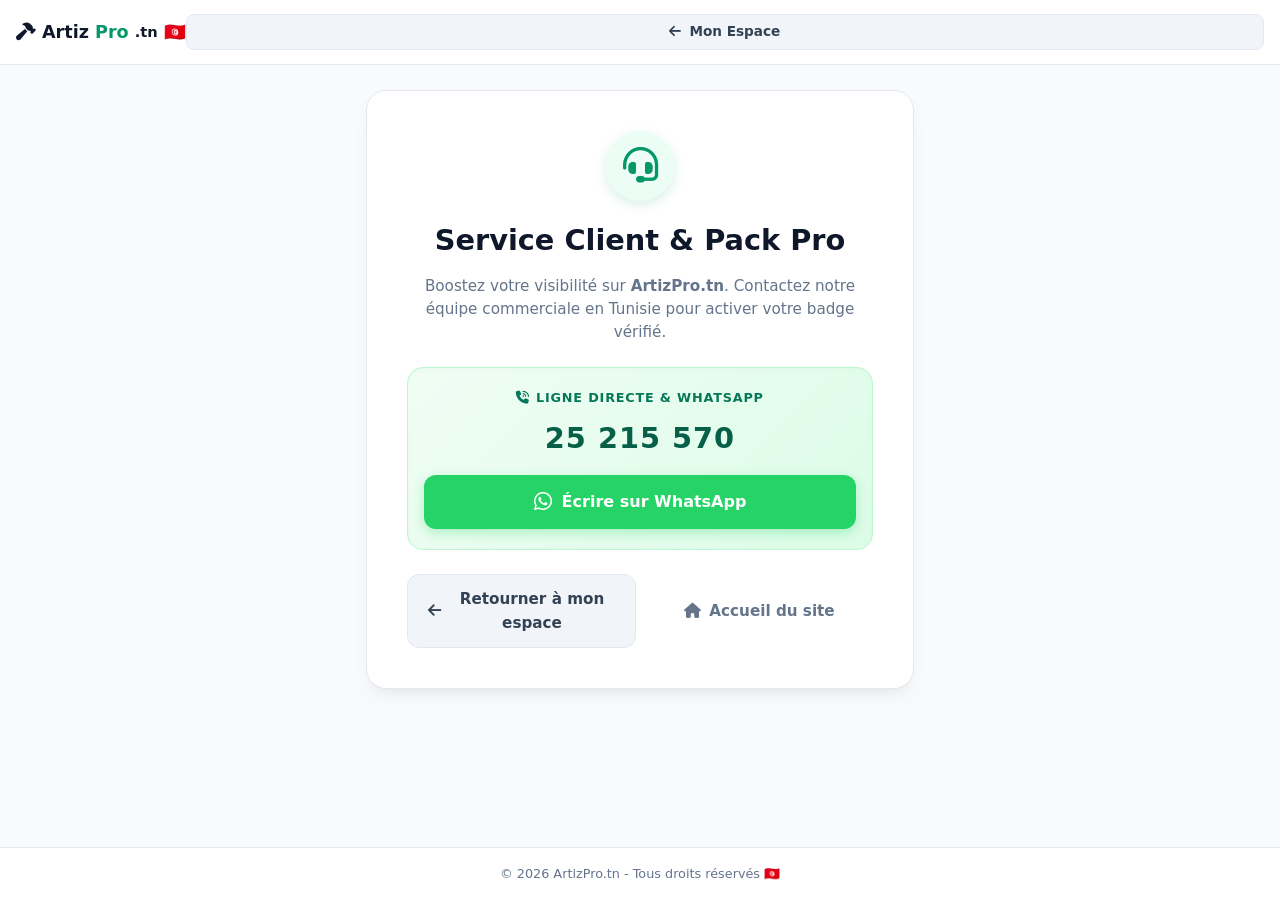
<file: contact.html>
<!DOCTYPE html>
<html lang="fr">
<head>
    <meta charset="UTF-8">
    <meta name="viewport" content="width=device-width, initial-scale=1.0">
    <title>Contact Service Client - ArtizPro.tn</title>
    <link rel="stylesheet" href="style.css">
    <link rel="stylesheet" href="https://cdnjs.cloudflare.com/ajax/libs/font-awesome/6.4.0/css/all.min.css">
    <style>
        :root {
            --primary: #059669;
            --primary-dark: #047857;
            --primary-light: #ecfdf5;
            --accent-whatsapp: #25d366;
            --accent-whatsapp-hover: #20ba5a;
            --text-main: #0f172a;
            --text-muted: #64748b;
            --bg-body: #f8fafc;
            --border-color: #e2e8f0;
        }

        body { 
            background-color: var(--bg-body); 
            margin: 0; 
            font-family: 'Segoe UI', system-ui, -apple-system, sans-serif; 
            display: flex; 
            flex-direction: column; 
            min-height: 100vh; 
            color: var(--text-main);
            -webkit-font-smoothing: antialiased;
        }

        /* En-tête mobile first */
        header { 
            position: fixed; 
            top: 0; 
            left: 0; 
            width: 100%; 
            z-index: 1000; 
            background: rgba(255, 255, 255, 0.95);
            backdrop-filter: blur(8px);
            border-bottom: 1px solid var(--border-color); 
            height: 65px; 
            display: flex; 
            align-items: center; 
            justify-content: space-between; 
            padding: 0 16px; 
            box-sizing: border-box; 
        }

        .logo-brand {
            text-decoration: none; 
            font-size: 1.1rem; 
            font-weight: 700; 
            color: var(--text-main);
            display: flex;
            align-items: center;
            gap: 6px;
        }

        .logo-brand span { color: var(--primary); }

        /* Conteneur principal optimisé mobile */
        .contact-container { 
            max-width: 580px; 
            margin: 90px auto 30px auto; 
            padding: 0 16px; 
            flex: 1; 
            box-sizing: border-box; 
            width: 100%; 
        }

        .contact-card { 
            background: #ffffff; 
            border-radius: 20px; 
            box-shadow: 0 10px 25px -5px rgba(0, 0, 0, 0.05), 0 8px 10px -6px rgba(0, 0, 0, 0.05); 
            padding: 30px 24px; 
            border: 1px solid var(--border-color); 
            text-align: center; 
        }

        .icon-header { 
            font-size: 2.2rem; 
            color: var(--primary); 
            margin-bottom: 16px; 
            background: var(--primary-light); 
            width: 70px; 
            height: 70px; 
            line-height: 70px; 
            border-radius: 50%; 
            margin-left: auto; 
            margin-right: auto; 
            box-shadow: 0 4px 12px rgba(5, 150, 105, 0.15);
        }

        h1 { 
            color: var(--text-main); 
            font-size: 1.5rem; 
            font-weight: 700;
            margin-top: 0; 
            margin-bottom: 12px; 
        }

        p { 
            color: var(--text-muted); 
            line-height: 1.5; 
            font-size: 0.95rem; 
            margin-bottom: 24px; 
        }

        /* Boîte téléphone repensée pour le tactile */
        .phone-box { 
            background: linear-gradient(135deg, #f0fdf4 0%, #dcfce7 100%); 
            border: 1px solid #bbf7d0; 
            border-radius: 16px; 
            padding: 20px 16px; 
            margin-bottom: 24px; 
            box-shadow: inset 0 2px 4px rgba(0,0,0,0.02);
        }

        .phone-label { 
            font-size: 0.8rem; 
            color: var(--primary-dark); 
            font-weight: 700; 
            text-transform: uppercase; 
            letter-spacing: 0.8px; 
            margin-bottom: 6px; 
            display: flex;
            align-items: center;
            justify-content: center;
            gap: 6px;
        }

        .phone-number { 
            font-size: 1.8rem; 
            font-weight: 800; 
            color: #065f46; 
            text-decoration: none; 
            display: inline-block; 
            margin-bottom: 14px;
            letter-spacing: 1px;
        }

        .phone-number:hover { color: var(--primary-dark); }

        /* Bouton WhatsApp optimisé mobile */
        .whatsapp-btn { 
            background: var(--accent-whatsapp); 
            color: white; 
            display: flex; 
            align-items: center;
            justify-content: center;
            gap: 10px;
            width: 100%; 
            padding: 14px; 
            border-radius: 12px; 
            font-weight: 700; 
            text-decoration: none; 
            font-size: 1rem; 
            box-sizing: border-box;
            box-shadow: 0 4px 12px rgba(37, 211, 102, 0.3);
            transition: background 0.2s, transform 0.1s;
        }

        .whatsapp-btn:active { transform: scale(0.98); }
        .whatsapp-btn:hover { background: var(--accent-whatsapp-hover); }
        .whatsapp-btn i { font-size: 1.3rem; }

        /* Boutons d'action inférieurs */
        .actions { 
            display: flex; 
            flex-direction: column; 
            gap: 10px; 
        }

        .btn { 
            width: 100%;
            padding: 12px 20px; 
            border-radius: 12px; 
            font-weight: 600; 
            text-decoration: none; 
            display: inline-flex; 
            align-items: center; 
            justify-content: center; 
            gap: 8px; 
            transition: background 0.2s; 
            font-size: 0.95rem; 
            box-sizing: border-box;
            cursor: pointer; 
            border: none; 
        }

        .btn-secondary { 
            background: #f1f5f9; 
            color: #334155; 
            border: 1px solid var(--border-color);
        }

        .btn-secondary:hover { background: #e2e8f0; }

        .btn-outline {
            background: transparent;
            color: var(--text-muted);
            border: none;
        }
        .btn-outline:hover { color: var(--text-main); background: #f8fafc; }

        /* Footer */
        footer { 
            text-align: center; 
            padding: 16px; 
            color: var(--text-muted); 
            font-size: 0.8rem; 
            border-top: 1px solid var(--border-color); 
            background: #ffffff; 
        }

        /* Ajustements pour écrans larges (Desktop) */
        @media (min-width: 640px) {
            .contact-card { padding: 40px; }
            h1 { font-size: 1.8rem; }
            .actions { flex-direction: row; }
            .btn { width: auto; flex: 1; }
        }
    </style>
</head>
<body>

    <header>
        <a href="index.html" class="logo-brand">
            <i class="fa-solid fa-hammer"></i> Artiz<span>Pro</span> <small>.tn</small> 🇹🇳
        </a>
        <a href="clientconnexion.html" class="btn btn-secondary" style="width: auto; padding: 6px 12px; font-size: 0.85rem; border-radius: 8px;">
            <i class="fa-solid fa-arrow-left"></i> Mon Espace
        </a>
    </header>

    <div class="contact-container">
        <div class="contact-card">
            <div class="icon-header">
                <i class="fa-solid fa-headset"></i>
            </div>
            
            <h1>Service Client & Pack Pro</h1>
            <p>
                Boostez votre visibilité sur <strong>ArtizPro.tn</strong>. Contactez notre équipe commerciale en Tunisie pour activer votre badge vérifié.
            </p>

            <div class="phone-box">
                <span class="phone-label"><i class="fa-solid fa-phone-volume"></i> Ligne directe & WhatsApp</span>
                <a href="tel:25215570" class="phone-number">25 215 570</a>
                
                <a href="https://wa.me/21625215570?text=Bonjour,%20je%20suis%20prestataire%20sur%20ArtizPro.tn%20et%20je%20souhaite%20passer%20au%20compte%20Pro." target="_blank" class="whatsapp-btn">
                    <i class="fa-brands fa-whatsapp"></i> Écrire sur WhatsApp
                </a>
            </div>

            <div class="actions">
                <a href="clientconnexion.html" class="btn btn-secondary">
                    <i class="fa-solid fa-arrow-left"></i> Retourner à mon espace
                </a>
                <a href="index.html" class="btn btn-outline">
                    <i class="fa-solid fa-house"></i> Accueil du site
                </a>
            </div>
        </div>
    </div>

    <footer>
        &copy; 2026 ArtizPro.tn - Tous droits réservés 🇹🇳
    </footer>

</body>
</html>
</file>
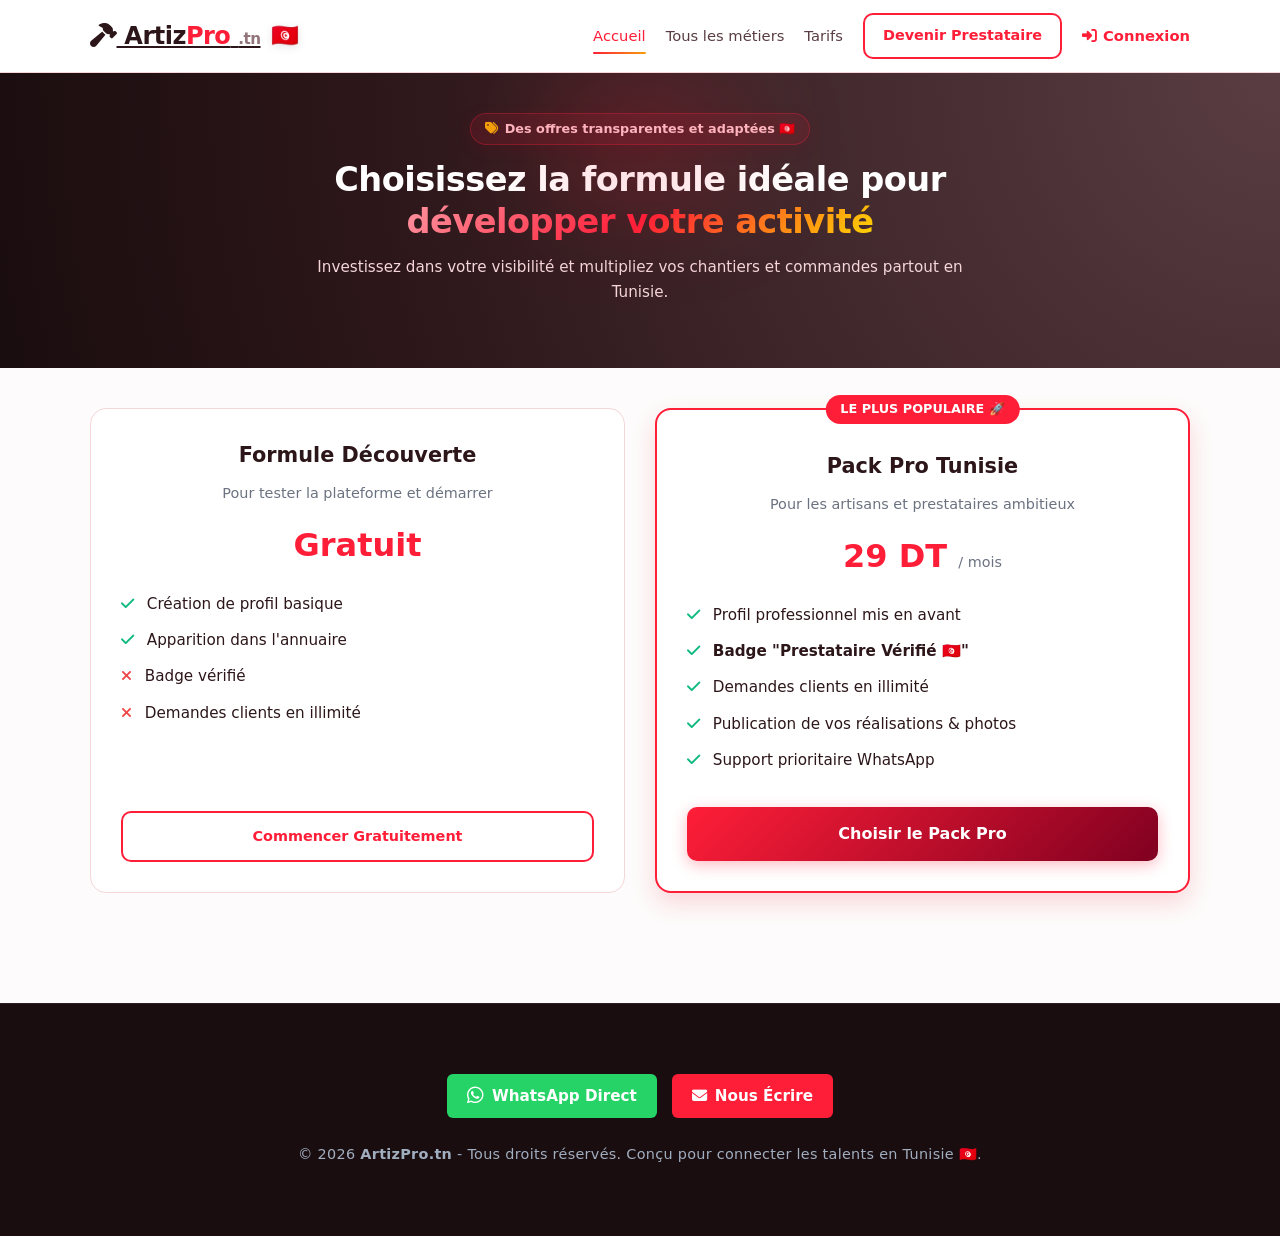
<file: tarifs.html>
<!DOCTYPE html>
<html lang="fr">
<head>
    <meta charset="UTF-8">
    <meta name="viewport" content="width=device-width, initial-scale=1.0">
    <title>Tarifs & Abonnements - ArtizPro.tn</title>
    <link rel="stylesheet" href="style.css">
    <!-- Intégration de FontAwesome pour les icônes -->
    <link rel="stylesheet" href="https://cdnjs.cloudflare.com/ajax/libs/font-awesome/6.4.0/css/all.min.css">
</head>
<body>

    <!-- En-tête / Navigation -->
    <header class="header">
        <div class="container nav-container">
            <div class="logo-wrapper">
                <a href="index.html" class="logo">
                    <i class="fa-solid fa-hammer"></i> Artiz<span>Pro</span> <small>.tn</small>
                </a>
                <!-- Drapeau de la Tunisie (3alam Touness) -->
                <span class="drapeau-tn" title="Tunisie">🇹🇳</span>
            </div>
            <button class="mobile-menu-btn" id="menuBtn" aria-label="Menu">
            <i class="fa-solid fa-bars"></i>
        </button>
            
<nav class="nav-menu" id="navMenu">
    <a href="index.html" class="nav-link active">Accueil</a>
    <a href="metiers.html" class="nav-link" onclick="sessionStorage.removeItem('dernier_metier_actif');">Tous les métiers</a>                
    <a href="tarifs.html" class="nav-link">Tarifs</a>
    <a href="prestataire.html" class="btn-primary-outline">Devenir Prestataire</a>
    <a href="connexion.html" class="nav-link" style="color: var(--primary); font-weight: 600;"><i class="fa-solid fa-right-to-bracket"></i> Connexion</a>
</nav>
        </div>
    </header>

    <!-- Section Titre Tarifs -->
    <section class="hero home-hero" style="padding: 40px 0;">
        <div class="container hero-content">
            <div class="welcome-badge">
                <i class="fa-solid fa-tags"></i> <span>Des offres transparentes et adaptées 🇹🇳</span>
            </div>
            <h1>Choisissez la formule idéale pour <span class="highlight-text">développer votre activité</span></h1>
            <p class="hero-subtext">Investissez dans votre visibilité et multipliez vos chantiers et commandes partout en Tunisie.</p>
        </div>
    </section>

    <!-- Section Grille des Tarifs -->
    <section class="container" style="margin: 40px auto; padding-bottom: 60px;">
        <div style="display: grid; grid-template-columns: repeat(auto-fit, minmax(300px, 1fr)); gap: 30px; align-items: stretch;">
            
            <!-- Offre Gratuite / Découverte -->
            <div style="background: var(--white); border: 1px solid var(--border); border-radius: 16px; padding: 30px; display: flex; flex-direction: column; justify-content: space-between; box-shadow: var(--shadow);">
                <div>
                    <div style="text-align: center; margin-bottom: 20px;">
                        <h3 style="font-size: 1.3rem; color: var(--dark); margin-bottom: 10px;">Formule Découverte</h3>
                        <p style="color: #6B7280; font-size: 0.9rem;">Pour tester la plateforme et démarrer</p>
                        <div style="font-size: 2rem; font-weight: 700; color: var(--primary); margin: 15px 0;">Gratuit</div>
                    </div>
                    <ul style="list-style: none; padding: 0; display: flex; flex-direction: column; gap: 12px; margin-bottom: 25px; font-size: 0.95rem; color: var(--dark);">
                        <li><i class="fa-solid fa-check" style="color: #10B981; margin-right: 8px;"></i> Création de profil basique</li>
                        <li><i class="fa-solid fa-check" style="color: #10B981; margin-right: 8px;"></i> Apparition dans l'annuaire</li>
                        <li><i class="fa-solid fa-xmark" style="color: #EF4444; margin-right: 8px;"></i> Badge vérifié</li>
                        <li><i class="fa-solid fa-xmark" style="color: #EF4444; margin-right: 8px;"></i> Demandes clients en illimité</li>
                    </ul>
                </div>
                <a href="prestataire.html?formule=decouverte" class="btn-primary-outline" style="text-align: center; display: block; padding: 12px; text-decoration: none;">Commencer Gratuitement</a>
            </div>

            <!-- Offre Pro / Populaire -->
            <div style="background: var(--white); border: 2px solid var(--primary); border-radius: 16px; padding: 30px; display: flex; flex-direction: column; justify-content: space-between; box-shadow: 0 10px 25px rgba(231, 0, 19, 0.15); position: relative;">
                <div style="position: absolute; top: -15px; left: 50%; transform: translateX(-50%); background: var(--primary); color: white; padding: 4px 15px; border-radius: 20px; font-size: 0.8rem; font-weight: 700; text-transform: uppercase;">
                    Le plus populaire 🚀
                </div>
                <div>
                    <div style="text-align: center; margin-bottom: 20px; margin-top: 10px;">
                        <h3 style="font-size: 1.3rem; color: var(--dark); margin-bottom: 10px;">Pack Pro Tunisie</h3>
                        <p style="color: #6B7280; font-size: 0.9rem;">Pour les artisans et prestataires ambitieux</p>
                        <div style="font-size: 2rem; font-weight: 700; color: var(--primary); margin: 15px 0;">29 DT <span style="font-size: 0.9rem; font-weight: normal; color: #6B7280;">/ mois</span></div>
                    </div>
                    <ul style="list-style: none; padding: 0; display: flex; flex-direction: column; gap: 12px; margin-bottom: 25px; font-size: 0.95rem; color: var(--dark);">
                        <li><i class="fa-solid fa-check" style="color: #10B981; margin-right: 8px;"></i> Profil professionnel mis en avant</li>
                        <li><i class="fa-solid fa-check" style="color: #10B981; margin-right: 8px;"></i> <strong>Badge "Prestataire Vérifié 🇹🇳"</strong></li>
                        <li><i class="fa-solid fa-check" style="color: #10B981; margin-right: 8px;"></i> Demandes clients en illimité</li>
                        <li><i class="fa-solid fa-check" style="color: #10B981; margin-right: 8px;"></i> Publication de vos réalisations & photos</li>
                        <li><i class="fa-solid fa-check" style="color: #10B981; margin-right: 8px;"></i> Support prioritaire WhatsApp</li>
                    </ul>
                </div>
                <a href="prestataire.html?formule=pro" class="btn-submit-pro" style="text-align: center; display: block; text-decoration: none;">Choisir le Pack Pro</a>
            </div>

        </div>
    </section>

    <!-- Pied de page -->
 <footer>
        <div class="container footer-content" style="display: flex; flex-direction: column; align-items: center; gap: 20px; text-align: center; padding: 30px 20px;">
            
            <!-- Barrière de contact rapide -->
            <div style="display: flex; justify-content: center; gap: 15px; flex-wrap: wrap; margin-bottom: 5px;">
                <a href="https://wa.me/+21625215570" target="_blank" style="background: #25D366; color: white; padding: 10px 20px; border-radius: 6px; text-decoration: none; font-weight: 600; font-size: 0.95rem; display: inline-flex; align-items: center; gap: 8px;">
                    <i class="fa-brands fa-whatsapp fa-lg"></i> WhatsApp Direct
                </a>
                <a href="mailto:contact@artizpro.tn" style="background: var(--primary, #2563eb); color: white; padding: 10px 20px; border-radius: 6px; text-decoration: none; font-weight: 600; font-size: 0.95rem; display: inline-flex; align-items: center; gap: 8px;">
                    <i class="fa-solid fa-envelope"></i> Nous Écrire
                </a>
            </div>

            <!-- Texte de copyright -->
            <p style="margin: 0;">&copy; 2026 <strong>ArtizPro.tn</strong> - Tous droits réservés. Conçu pour connecter les talents en Tunisie 🇹🇳.</p>
            
        </div>
    </footer>

<script>
document.addEventListener('DOMContentLoaded', () => {
    const mobileMenuBtn = document.querySelector('.mobile-menu-btn');
    const navMenu = document.querySelector('.nav-menu');

    if (mobileMenuBtn && navMenu) {
        mobileMenuBtn.addEventListener('click', () => {
            navMenu.classList.toggle('active');
            
            // Optionnel : Changer l'icône du bouton (barres <-> croix)
            const icon = mobileMenuBtn.querySelector('i');
            if (icon) {
                icon.classList.toggle('fa-bars');
                icon.classList.toggle('fa-times');
            }
        });

        // Fermer le menu si on clique sur un lien (pratique sur mobile)
        document.querySelectorAll('.nav-link').forEach(link => {
            link.addEventListener('click', () => {
                navMenu.classList.remove('active');
                const icon = mobileMenuBtn.querySelector('i');
                if (icon) {
                    icon.classList.add('fa-bars');
                    icon.classList.remove('fa-times');
                }
            });
        });
    }
});

document.addEventListener('DOMContentLoaded', () => {
    const userDataStr = localStorage.getItem('artizpro_user');
    const typeCompte = localStorage.getItem('artizpro_type');
    
    // Sélectionner le lien de connexion dans le menu de navigation
    // (Par exemple, le lien qui pointe vers 'connexion.html')
    const lienConnexion = document.querySelector('a[href="connexion.html"], a[href="connexion_5.html"]');

    if (userDataStr && lienConnexion) {
        let user = JSON.parse(userDataStr);
        
        // Personnaliser le bouton de connexion pour qu'il devienne "Mon Espace"
        lienConnexion.innerHTML = `<i class="fa-solid fa-user-check"></i> ${user.nom_entreprise || 'Mon Espace'}`;
        
        // Rediriger vers le bon tableau de bord selon le type de compte (Pro ou Gratuit)
        if (typeCompte === 'Pro') {
            lienConnexion.setAttribute('href', 'clientproconnexion.html'); // ou clientproconnexion_2.html selon votre fichier
        } else {
            lienConnexion.setAttribute('href', 'clientconnexion.html'); // ou clientconnexion_6.html selon votre fichier
        }
        
        // Optionnel : Ajouter un style distinctif pour montrer qu'il est connecté
        lienConnexion.style.color = 'var(--primary)';
        lienConnexion.style.fontWeight = 'bold';
    }
});
    
</script>

</body>
</html>
</file>
<file: style.css>
/* ==========================================
   ARTIZPRO.TN - STYLE CSS3 ULTRA-MODERN & PREMIUM (OPTIMISÉ)
   ========================================== */

:root {
    --primary: #FF1E38; /* Rouge ultra-vif et accrocheur */
    --primary-dark: #800020; /* Bordeaux classique et élégant */
    --primary-light: rgba(255, 30, 56, 0.08);
    --accent-gold: #F59E0B; /* Doré lumineux */
    --dark: #2C1619; /* Gris-bordeaux très propre et lisible */
    --gray-dark: #593D42;
    --gray: #91757A;
    --gray-light: #FFF8F8; /* Fond blanc teinté d'une douce lueur rouge */
    --border: #F5D6D9;
    --white: #FFFFFF;
    --shadow-sm: 0 4px 12px rgba(128, 0, 32, 0.04);
    --shadow-md: 0 10px 25px -4px rgba(128, 0, 32, 0.07);
    --shadow-lg: 0 16px 35px -6px rgba(255, 30, 56, 0.12);
    --radius-sm: 10px;
    --radius-md: 16px;
    --radius-lg: 20px;
    --transition: all 0.3s cubic-bezier(0.16, 1, 0.3, 1);
}

/* ==========================================
   RESET & CONFIGURATION GLOBALE
   ========================================== */
* {
    margin: 0;
    padding: 0;
    box-sizing: border-box;
    font-family: 'Inter', 'Segoe UI', system-ui, -apple-system, sans-serif;
}

html {
    scroll-behavior: smooth;
    height: 100%;
}

body {
    background-color: #FDFBFB;
    color: var(--dark);
    line-height: 1.6;
    -webkit-font-smoothing: antialiased;
    overflow-x: hidden;
    font-size: 0.95rem;
    min-height: 100%;
    perspective: 1500px; /* Profondeur 3D pour l'effet livre */
}

.container {
    max-width: 1140px;
    margin: 0 auto;
    padding: 0 20px;
}

/* ==========================================
   HEADER & NAVIGATION INTELLIGENTE
   ========================================== */
.header {
    background-color: rgba(255, 255, 255, 0.92);
    backdrop-filter: blur(16px);
    -webkit-backdrop-filter: blur(16px);
    border-bottom: 1px solid var(--border);
    position: sticky;
    top: 0;
    z-index: 1000;
    transition: var(--transition);
}

.nav-container {
    display: flex;
    justify-content: space-between;
    align-items: center;
    height: 72px;
}

.logo-wrapper {
    display: flex;
    align-items: center;
    gap: 10px;
    text-decoration: none;
}

.logo {
    font-size: 1.5rem;
    font-weight: 800;
    color: var(--dark);
    letter-spacing: -0.5px;
}

.logo span {
    color: var(--primary);
    position: relative;
}

.logo small {
    font-size: 0.95rem;
    color: var(--gray);
    font-weight: 600;
}

.drapeau-tn {
    font-size: 1.4rem;
    filter: drop-shadow(0 2px 4px rgba(0,0,0,0.1));
    transition: transform var(--transition);
}

.logo-wrapper:hover .drapeau-tn {
    transform: scale(1.1) rotate(6deg);
}

.nav-menu {
    display: flex;
    align-items: center;
    gap: 20px;
}

.nav-link {
    text-decoration: none;
    color: var(--gray-dark);
    font-weight: 500;
    font-size: 0.92rem;
    transition: var(--transition);
    position: relative;
    padding: 6px 0;
    display: flex;
    align-items: center;
    gap: 6px;
}

.nav-link::after {
    content: '';
    position: absolute;
    bottom: 0;
    left: 0;
    width: 0;
    height: 2px;
    background: linear-gradient(90deg, var(--primary), var(--accent-gold));
    transition: var(--transition);
    border-radius: 2px;
}

.nav-link:hover, .nav-link.active {
    color: var(--primary);
}

.nav-link:hover::after, .nav-link.active::after {
    width: 100%;
}

/* Style intelligent pour le bouton de profil connecté */
.nav-link.user-connected {
    background: var(--primary-light);
    padding: 6px 14px;
    border-radius: 20px;
    border: 1px solid rgba(255, 30, 56, 0.2);
    color: var(--primary) !important;
    font-weight: 700 !important;
}

.nav-link.user-connected::after {
    display: none;
}

.btn-primary-outline {
    text-decoration: none;
    padding: 9px 18px;
    border: 2px solid var(--primary);
    color: var(--primary);
    border-radius: var(--radius-sm);
    font-weight: 600;
    font-size: 0.9rem;
    transition: var(--transition);
    position: relative;
    overflow: hidden;
    z-index: 1;
}

.btn-primary-outline::before {
    content: '';
    position: absolute;
    top: 0;
    left: 0;
    width: 0;
    height: 100%;
    background: linear-gradient(135deg, var(--primary) 0%, var(--primary-dark) 100%);
    transition: var(--transition);
    z-index: -1;
}

.btn-primary-outline:hover {
    color: var(--white);
    border-color: transparent;
    box-shadow: 0 4px 15px rgba(255, 30, 56, 0.25);
    transform: translateY(-1px);
}

.btn-primary-outline:hover::before {
    width: 100%;
}

/* ==========================================
   HERO SECTION (Compact et Équilibré)
   ========================================== */
.hero {
    background: radial-gradient(circle at top right, #593D42 0%, #2C1619 70%, #1A0D0F 100%);
    color: var(--white);
    padding: 50px 0 45px 0;
    text-align: center;
    position: relative;
    overflow: hidden;
}

.hero::before {
    content: '';
    position: absolute;
    top: -20px;
    left: 50%;
    transform: translateX(-50%);
    width: 400px;
    height: 180px;
    background: radial-gradient(circle, rgba(255, 30, 56, 0.2) 0%, transparent 70%);
    filter: blur(40px);
    pointer-events: none;
}

.welcome-badge {
    display: inline-flex;
    align-items: center;
    gap: 6px;
    background: rgba(255, 30, 56, 0.12);
    border: 1px solid rgba(255, 30, 56, 0.3);
    padding: 5px 14px;
    border-radius: 30px;
    margin-bottom: 14px;
    font-size: 0.8rem;
    font-weight: 600;
    color: #FFB3BC;
    box-shadow: 0 4px 15px rgba(128, 0, 32, 0.15);
    backdrop-filter: blur(8px);
}

.welcome-badge i {
    color: var(--accent-gold);
    font-size: 0.85rem;
}

.hero-content h1 {
    font-size: 2.1rem;
    font-weight: 800;
    line-height: 1.25;
    margin-bottom: 12px;
    max-width: 750px;
    margin-left: auto;
    margin-right: auto;
    letter-spacing: -0.5px;
}

.highlight-text {
    background: linear-gradient(135deg, #FF94A0 0%, #FF1E38 50%, #FFD700 100%);
    -webkit-background-clip: text;
    -webkit-text-fill-color: transparent;
}

.hero-content p {
    font-size: 0.98rem;
    color: #D1B8BC;
    margin-bottom: 20px;
}

.hero-subtext {
    font-size: 0.95rem !important;
    color: #F5D6D9 !important;
    max-width: 650px;
    margin: 0 auto 24px auto !important;
}

/* ==========================================
   BARRE DE RECHERCHE ULTRA-MODERNE
   ========================================== */
.search-bar {
    background: rgba(255, 255, 255, 0.94);
    backdrop-filter: blur(16px);
    -webkit-backdrop-filter: blur(16px);
    padding: 10px;
    border-radius: var(--radius-md);
    display: flex;
    gap: 10px;
    max-width: 800px;
    margin: 0 auto 25px auto;
    box-shadow: 0 15px 35px -8px rgba(0, 0, 0, 0.3);
    border: 1px solid rgba(255, 255, 255, 0.3);
    transition: var(--transition);
}

.search-bar:focus-within {
    box-shadow: 0 20px 45px -8px rgba(255, 30, 56, 0.2);
    border-color: rgba(255, 30, 56, 0.4);
    transform: translateY(-1px);
}

.search-input-group {
    flex: 1;
    display: flex;
    align-items: center;
    padding: 0 12px;
    gap: 10px;
    border-right: 1px solid var(--border);
}

.search-input-group:last-of-type {
    border-right: none;
}

.search-input-group i {
    color: var(--primary);
    font-size: 1.05rem;
}

.search-input-group input {
    width: 100%;
    border: none;
    outline: none;
    font-size: 0.92rem;
    color: var(--dark);
    background: transparent;
    font-weight: 500;
}

.search-input-group input::placeholder {
    color: #94A3B8;
    font-weight: 400;
}

.btn-search {
    background: linear-gradient(135deg, var(--primary) 0%, var(--primary-dark) 100%);
    color: var(--white);
    border: none;
    padding: 12px 28px;
    font-weight: 700;
    font-size: 0.95rem;
    border-radius: var(--radius-sm);
    cursor: pointer;
    transition: var(--transition);
    box-shadow: 0 4px 15px rgba(255, 30, 56, 0.3);
    display: flex;
    align-items: center;
    justify-content: center;
    gap: 6px;
}

.btn-search:hover {
    transform: translateY(-1px);
    box-shadow: 0 6px 20px rgba(255, 30, 56, 0.4);
}

.quick-links-cta p {
    font-size: 0.88rem;
    color: #D1B8BC;
}

.quick-links-cta a {
    color: #FF8A96;
    text-decoration: none;
    font-weight: 600;
    transition: var(--transition);
    border-bottom: 1px dotted rgba(255, 138, 150, 0.5);
}

.quick-links-cta a:hover {
    color: var(--white);
    border-bottom-color: var(--white);
}

/* ==========================================
   SECTIONS, ÉTAPES & CARTES (Espacements optimisés)
   ========================================== */
.steps-section, .metiers-section {
    padding: 65px 0;
    position: relative;
}

.section-title {
    text-align: center;
    margin-bottom: 40px;
}

.section-title h2 {
    font-size: 2rem;
    font-weight: 800;
    color: var(--dark);
    margin-bottom: 8px;
    letter-spacing: -0.4px;
}

.section-title p {
    color: var(--gray);
    font-size: 1rem;
    max-width: 550px;
    margin: 0 auto;
}

.steps-grid {
    display: grid;
    grid-template-columns: repeat(auto-fit, minmax(280px, 1fr));
    gap: 25px;
}

.step-card {
    background: var(--white);
    padding: 35px 25px;
    border-radius: var(--radius-md);
    box-shadow: var(--shadow-sm);
    border: 1px solid var(--border);
    text-align: center;
    position: relative;
    transition: var(--transition);
}

.step-card:hover {
    transform: translateY(-4px);
    box-shadow: var(--shadow-md);
    border-color: rgba(255, 30, 56, 0.3);
}

.step-number {
    position: absolute;
    top: -16px;
    left: 50%;
    transform: translateX(-50%);
    background: linear-gradient(135deg, var(--primary) 0%, var(--primary-dark) 100%);
    color: var(--white);
    width: 36px;
    height: 36px;
    border-radius: 50%;
    display: flex;
    align-items: center;
    justify-content: center;
    font-weight: 800;
    font-size: 0.95rem;
    box-shadow: 0 4px 12px rgba(255, 30, 56, 0.3);
}

.step-card i {
    font-size: 2.2rem;
    color: var(--primary);
    margin: 14px 0 10px 0;
    transition: transform var(--transition);
}

.step-card:hover i {
    transform: scale(1.1);
}

.step-card h3 {
    font-size: 1.2rem;
    font-weight: 700;
    margin-bottom: 10px;
    color: var(--dark);
}

.step-card p {
    color: var(--gray);
    font-size: 0.92rem;
}

/* ==========================================
   GRILLE DES MÉTIERS
   ========================================== */
.metiers-section {
    background-color: var(--gray-light);
    border-top: 1px solid var(--border);
    border-bottom: 1px solid var(--border);
}

.metiers-grid {
    display: grid;
    grid-template-columns: repeat(auto-fill, minmax(220px, 1fr));
    gap: 20px;
}

.metier-card {
    background: var(--white);
    padding: 25px 18px;
    border-radius: var(--radius-md);
    box-shadow: var(--shadow-sm);
    border: 1px solid var(--border);
    text-decoration: none;
    display: flex;
    flex-direction: column;
    align-items: center;
    text-align: center;
    gap: 14px;
    transition: var(--transition);
    position: relative;
    overflow: hidden;
}

.metier-card::before {
    content: '';
    position: absolute;
    top: 0;
    left: 0;
    width: 100%;
    height: 4px;
    background: linear-gradient(90deg, var(--primary), var(--accent-gold));
    opacity: 0;
    transition: var(--transition);
}

.metier-card i {
    font-size: 2rem;
    color: var(--primary);
    transition: var(--transition);
}

.metier-card span {
    font-size: 0.95rem;
    font-weight: 600;
    color: var(--dark);
    transition: var(--transition);
}

.metier-card:hover {
    transform: translateY(-5px);
    border-color: rgba(255, 30, 56, 0.4);
    box-shadow: var(--shadow-lg);
    background: var(--white);
}

.metier-card:hover::before {
    opacity: 1;
}

.metier-card:hover i {
    transform: scale(1.15) rotate(6deg);
}

.metier-card:hover span {
    color: var(--primary);
}

/* ==========================================
   FORMULAIRES & PAGES DE SERVICE
   ========================================== */
.form-container {
    background: var(--white);
    padding: 40px;
    border-radius: var(--radius-lg);
    box-shadow: var(--shadow-md);
    border: 1px solid var(--border);
    max-width: 840px;
    margin: 0 auto;
}

.prestataire-form {
    display: flex;
    flex-direction: column;
    gap: 20px;
}

.form-row {
    display: grid;
    grid-template-columns: 1fr 1fr;
    gap: 20px;
}

.form-group {
    display: flex;
    flex-direction: column;
    gap: 8px;
}

.form-group label {
    font-weight: 600;
    font-size: 0.9rem;
    color: var(--dark);
}

.form-group label i {
    color: var(--primary);
    margin-right: 4px;
}

.form-group input, 
.form-group select, 
.form-group textarea {
    padding: 12px 16px;
    border: 1.5px solid var(--border);
    border-radius: var(--radius-sm);
    font-size: 0.95rem;
    outline: none;
    transition: var(--transition);
    background-color: var(--gray-light);
    color: var(--dark);
    font-weight: 500;
}

.form-group input::placeholder,
.form-group textarea::placeholder {
    color: #A0AEC0;
}

.form-group input:focus, 
.form-group select:focus, 
.form-group textarea:focus {
    border-color: var(--primary);
    background-color: var(--white);
    box-shadow: 0 0 0 4px var(--primary-light);
}

.btn-submit-pro {
    background: linear-gradient(135deg, var(--primary) 0%, var(--primary-dark) 100%);
    color: var(--white);
    border: none;
    padding: 14px 24px;
    font-size: 1rem;
    font-weight: 700;
    border-radius: var(--radius-sm);
    cursor: pointer;
    transition: var(--transition);
    display: flex;
    align-items: center;
    justify-content: center;
    gap: 10px;
    margin-top: 10px;
    box-shadow: 0 4px 15px rgba(255, 30, 56, 0.3);
}

.btn-submit-pro:hover {
    transform: translateY(-1px);
    box-shadow: 0 6px 20px rgba(255, 30, 56, 0.4);
}

/* ==========================================
   PIED DE PAGE (FOOTER)
   ========================================== */
footer {
    background-color: #1A0D0F;
    color: var(--white);
    padding: 40px 0;
    text-align: center;
    border-top: 1px solid rgba(255, 255, 255, 0.08);
    margin-top: 50px;
}

footer p {
    color: #A0AEC0;
    font-size: 0.9rem;
    letter-spacing: 0.3px;
}

/* ==========================================
   NAVIGATION MOBILE & RESPONSIVENESS
   ========================================== */
.mobile-menu-btn {
    display: none;
    background: none;
    border: none;
    font-size: 1.5rem;
    color: var(--dark);
    cursor: pointer;
    padding: 6px;
    transition: var(--transition);
}

.mobile-menu-btn:hover {
    color: var(--primary);
}

@media screen and (max-width: 992px) {
    .hero-content h1 {
        font-size: 2.3rem;
    }
    .search-bar {
        flex-direction: column;
        background: rgba(255, 255, 255, 0.96);
        padding: 12px;
    }
    .search-input-group {
        border-right: none;
        border-bottom: 1px solid var(--border);
        padding: 10px 0;
    }
    .form-row {
        grid-template-columns: 1fr;
        gap: 14px;
    }
}

@media screen and (max-width: 768px) {
    .nav-container {
        position: relative;
    }

    .mobile-menu-btn {
        display: block !important;
        z-index: 1001;
    }

    .nav-menu {
        display: flex !important;
        flex-direction: column !important;
        position: absolute !important;
        top: 72px !important;
        left: 0 !important;
        width: 100% !important;
        background-color: var(--white) !important;
        box-shadow: 0 15px 25px rgba(0, 0, 0, 0.08) !important;
        border-bottom: 3px solid var(--primary) !important;
        padding: 20px !important;
        gap: 12px !important;
        z-index: 1000 !important;
        border-radius: 0 0 var(--radius-md) var(--radius-md);
        
        opacity: 0;
        transform: translateY(-10px);
        pointer-events: none;
        transition: opacity 0.3s ease, transform 0.3s ease;
    }

    .nav-menu.active {
        opacity: 1;
        transform: translateY(0);
        pointer-events: auto;
    }

    .nav-link {
        font-size: 1rem !important;
        width: 100% !important;
        text-align: left !important;
        padding: 8px 0 !important;
        border-bottom: 1px solid var(--border) !important;
        color: var(--dark) !important;
        font-weight: 600 !important;
    }

    .nav-link::after {
        display: none !important;
    }

    .nav-link.user-connected {
        background: transparent;
        border: none;
        border-bottom: 1px solid var(--border) !important;
        border-radius: 0;
        padding: 8px 0 !important;
    }

    .nav-menu .btn-primary-outline {
        width: 100% !important;
        text-align: center !important;
        margin-top: 6px !important;
        padding: 12px !important;
    }

    .hero {
        padding: 40px 0 35px 0;
    }

    .hero-content h1 {
        font-size: 1.8rem;
    }

    .form-container {
        padding: 24px 16px;
    }
}

/* Barre de progression pour le chargement d'image */
.progress-container {
    width: 100%;
    background-color: #E2E8F0;
    border-radius: 8px;
    overflow: hidden;
    height: 8px;
    margin-top: 10px;
    display: none;
}

.progress-bar {
    width: 0%;
    height: 100%;
    background-color: var(--primary, #FF1E38);
    transition: width 0.2s ease-in-out;
}

/* ==========================================
   ANIMATION 3D TYPE "FEUILLE DE LIVRE" (2 SECONDES)
   ========================================== */
@keyframes bookPageTurn {
    0% {
        transform: rotateY(0deg);
        opacity: 1;
        transform-origin: left center;
    }
    100% {
        transform: rotateY(-90deg);
        opacity: 0;
        transform-origin: left center;
    }
}

body.page-turn-active {
    animation: bookPageTurn 2s cubic-bezier(0.645, 0.045, 0.355, 1) forwards;
    transform-style: preserve-3d;
}

/* Neutralisation du bleu par défaut et application du rouge ArtizPro */
.nav-link:focus, 
.nav-link:active, 
.btn-primary-outline:focus, 
.btn-primary-outline:active,
a:focus,
a:active {
    outline: none !important;
    -webkit-tap-highlight-color: transparent !important;
    background-color: var(--primary-light) !important;
    color: var(--primary) !important;
}

/* ==========================================
   CADRE AMÉLIORÉ DES TALENTS EN VEDETTE
   ========================================== */
.talent-static-card {
    background: linear-gradient(135deg, #ffffff 0%, #fff8f8 100%) !important;
    border: 2px solid var(--border) !important;
    border-left: 5px solid var(--primary) !important; /* Touche de couleur rouge caractéristique */
    border-radius: var(--radius-md) !important;
    padding: 18px !important;
    display: flex !important;
    align-items: center !important;
    gap: 16px !important;
    text-align: left !important;
    box-shadow: var(--shadow-sm) !important;
    transition: var(--transition) !important;
    position: relative;
    overflow: hidden;
}

.talent-static-card::before {
    content: '';
    position: absolute;
    top: 0;
    right: 0;
    width: 60px;
    height: 60px;
    background: radial-gradient(circle, rgba(255, 30, 56, 0.08) 0%, transparent 70%);
    pointer-events: none;
}

.talent-static-card:hover {
    transform: translateY(-4px) !important;
    border-color: var(--primary) !important;
    box-shadow: var(--shadow-md) !important;
}

/* ==========================================
   SECTION PUBLICITAIRE LUMINEUSE DES TALENTS EN VEDETTE
   ========================================== */
.featured-slider-wrapper {
    position: relative;
    max-width: 100%;
    margin: 0 auto;
    padding: 10px 45px; /* Espace pour les flèches */
}

.featured-slider-container {
    display: flex;
    gap: 20px;
    overflow-x: auto;
    scroll-snap-type: x mandatory;
    scroll-behavior: smooth;
    scrollbar-width: none; /* Firefox */
    -ms-overflow-style: none; /* IE/Edge */
    padding: 10px 5px;
}

.featured-slider-container::-webkit-scrollbar {
    display: none; /* Chrome/Safari */
}

/* Cadre publicitaire lumineux unique */
.talent-promo-card {
    min-width: 280px;
    flex: 0 0 calc(50% - 10px);
    scroll-snap-align: start;
    background: linear-gradient(135deg, #ffffff 0%, #fff5f6 100%) !important;
    border: 2px solid var(--primary) !important;
    border-radius: var(--radius-md) !important;
    padding: 20px !important;
    display: flex !important;
    align-items: center !important;
    gap: 16px !important;
    text-align: left !important;
    position: relative;
    overflow: hidden;
    /* Animation lumineuse publicitaire (effet néon / glow) */
    box-shadow: 0 0 15px rgba(255, 30, 56, 0.25), 0 4px 12px rgba(0, 0, 0, 0.05) !important;
    animation: promoGlow 3s ease-in-out infinite alternate;
    transition: var(--transition) !important;
    cursor: pointer;
}

@keyframes promoGlow {
    0% {
        box-shadow: 0 0 10px rgba(255, 30, 56, 0.2), 0 4px 12px rgba(0, 0, 0, 0.05);
        border-color: rgba(255, 30, 56, 0.6);
    }
    100% {
        box-shadow: 0 0 25px rgba(255, 30, 56, 0.5), 0 6px 20px rgba(255, 30, 56, 0.15);
        border-color: var(--primary);
    }
}

.talent-promo-card:hover {
    transform: translateY(-5px) scale(1.01) !important;
}

/* Boutons de navigation (Flèches Gauche / Droite) */
.slider-btn {
    position: absolute;
    top: 50%;
    transform: translateY(-50%);
    background: var(--white);
    color: var(--primary);
    border: 2px solid var(--primary);
    width: 40px;
    height: 40px;
    border-radius: 50%;
    display: flex;
    align-items: center;
    justify-content: center;
    cursor: pointer;
    z-index: 10;
    box-shadow: var(--shadow-md);
    transition: var(--transition);
}

.slider-btn:hover {
    background: var(--primary);
    color: var(--white);
    transform: translateY(-50%) scale(1.1);
}

.slider-btn.prev-btn {
    left: 0;
}

.slider-btn.next-btn {
    right: 0;
}

@media screen and (max-width: 768px) {
    .talent-promo-card {
        flex: 0 0 100%;
    }
    .featured-slider-wrapper {
        padding: 10px 10px;
    }
    .slider-btn {
        display: none; /* Sur mobile, le défilement tactile natif est privilégié */
    }
}
</file>
